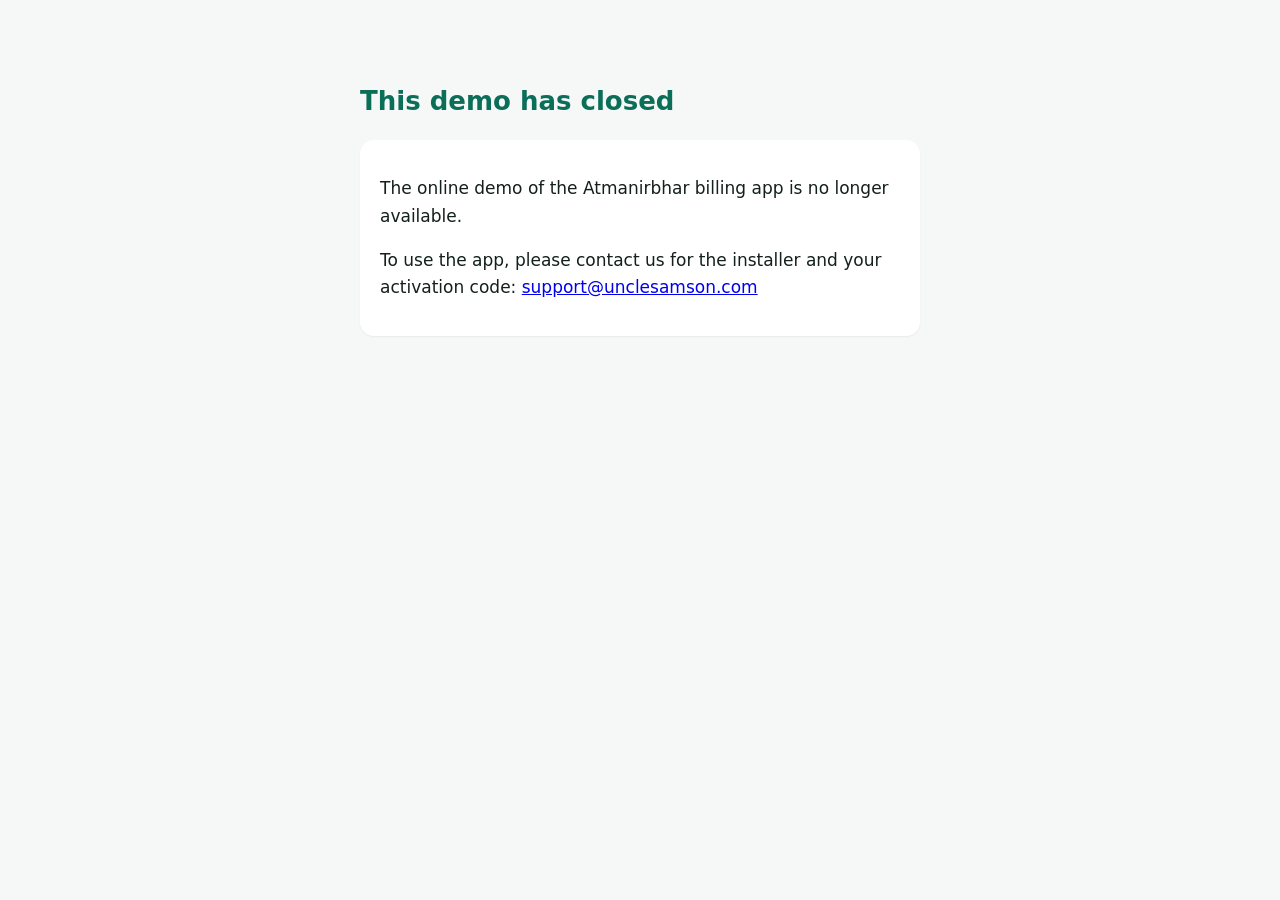
<file: metal/index.html>
<!doctype html>
<html lang="en">
<head>
<meta charset="utf-8">
<meta name="viewport" content="width=device-width,initial-scale=1">
<meta name="robots" content="noindex">
<title>Atmanirbhar demo closed</title>
<style>
  body{margin:0;background:#f6f8f7;color:#13201c;font:17px/1.6 system-ui,-apple-system,"Segoe UI",Roboto,sans-serif}
  main{max-width:560px;margin:0 auto;padding:64px 16px}
  h1{color:#0b6e58;font-size:26px}
  .box{background:#fff;border-radius:14px;padding:18px 20px;box-shadow:0 1px 2px rgba(0,0,0,.06)}
</style>
</head>
<body><main>
<h1>This demo has closed</h1>
<div class="box">
<p>The online demo of the Atmanirbhar billing app is no longer available.</p>
<p>To use the app, please contact us for the installer and your activation code: <a href="mailto:support@unclesamson.com">support@unclesamson.com</a></p>
</div>
</main></body>
</html>
</file>
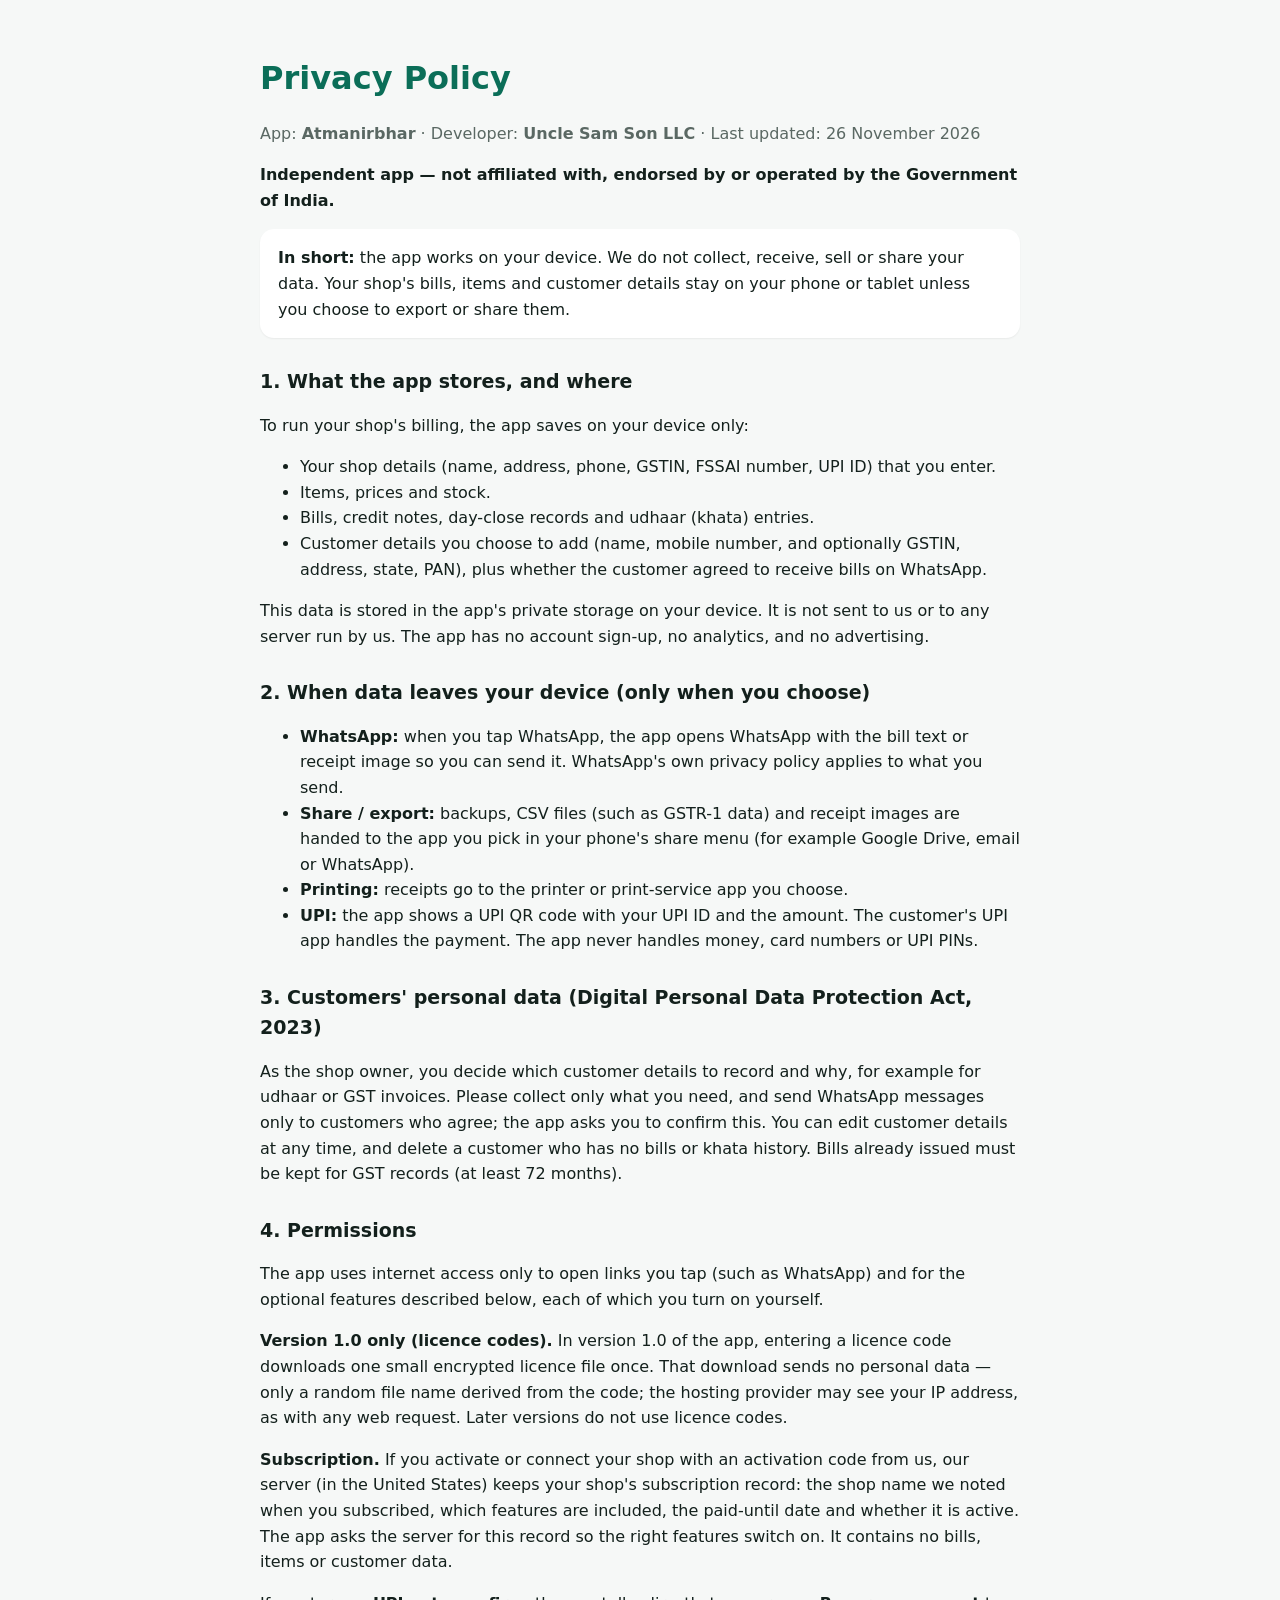
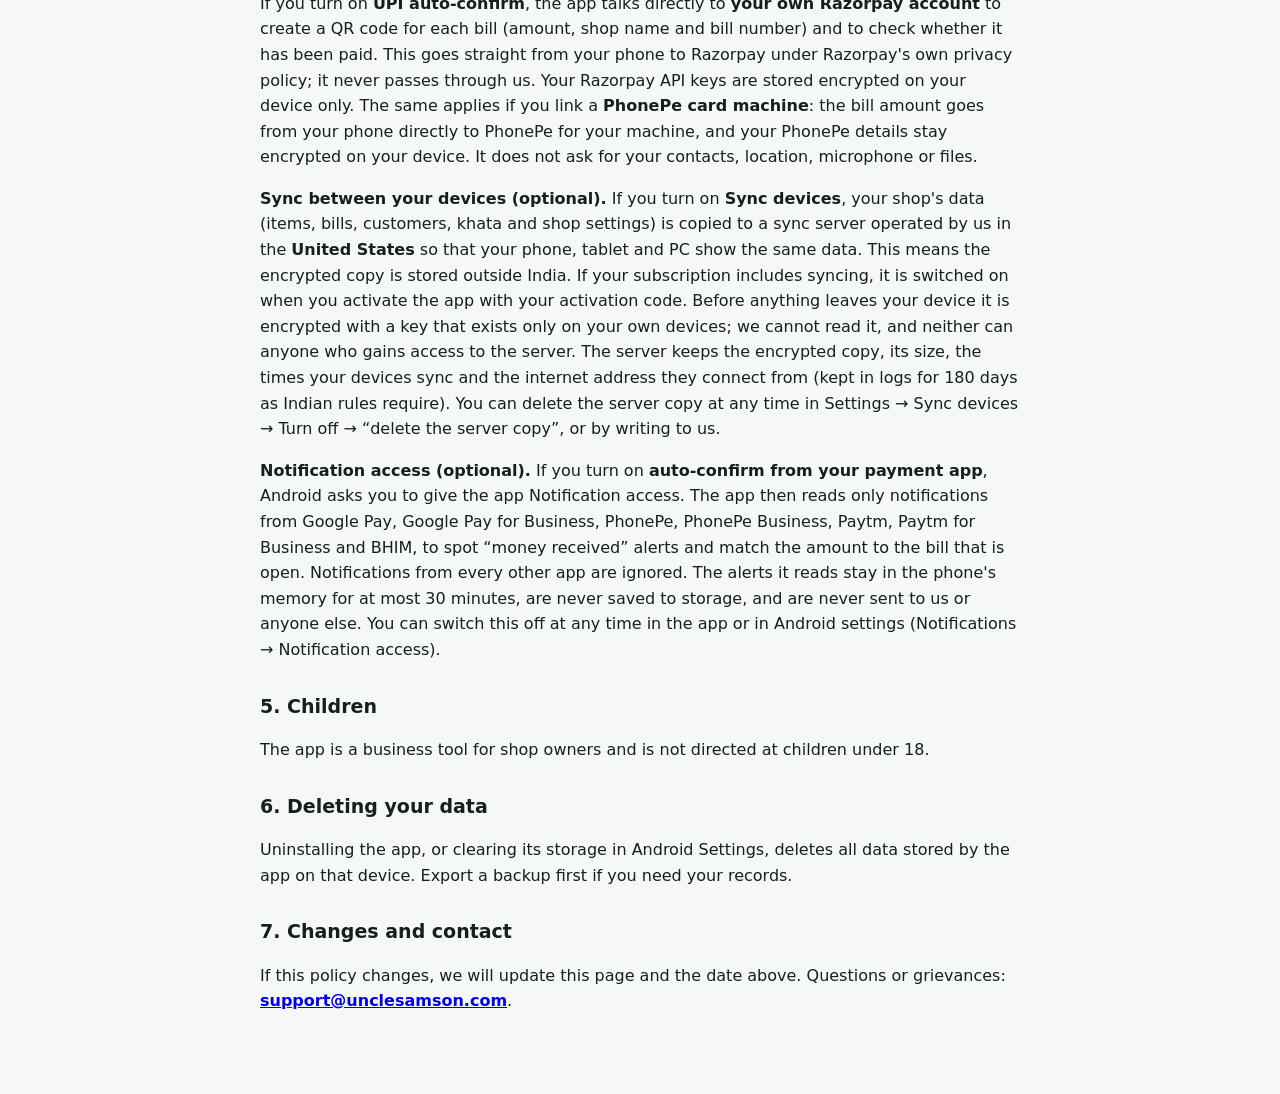
<file: privacy.html>
<!doctype html>
<html lang="en">
<head>
<meta charset="utf-8">
<meta name="viewport" content="width=device-width,initial-scale=1">
<title>Privacy Policy</title>
<style>
  :root{--ink:#13201c;--muted:#5a6863;--pri:#0b6e58;--bg:#f6f8f7}
  body{margin:0;background:var(--bg);color:var(--ink);font:16px/1.6 system-ui,-apple-system,"Segoe UI",Roboto,sans-serif}
  main{max-width:760px;margin:0 auto;padding:32px 16px 64px}
  h1{color:var(--pri);margin-bottom:4px}
  h2{margin-top:28px;font-size:19px}
  .muted{color:var(--muted)}
  .box{background:#fff;border-radius:14px;padding:16px 18px;box-shadow:0 1px 2px rgba(0,0,0,.06)}
</style>
</head>
<body><main>
<h1>Privacy Policy</h1>
<p class="muted">App: <b>Atmanirbhar</b> · Developer: <b>Uncle Sam Son LLC</b> · Last updated: 26 November 2026</p>

<p><b>Independent app — not affiliated with, endorsed by or operated by the Government of India.</b></p>
<div class="box"><b>In short:</b> the app works on your device. We do not collect, receive, sell or share your data. Your shop's bills, items and customer details stay on your phone or tablet unless you choose to export or share them.</div>

<h2>1. What the app stores, and where</h2>
<p>To run your shop's billing, the app saves on your device only:</p>
<ul>
  <li>Your shop details (name, address, phone, GSTIN, FSSAI number, UPI ID) that you enter.</li>
  <li>Items, prices and stock.</li>
  <li>Bills, credit notes, day-close records and udhaar (khata) entries.</li>
  <li>Customer details you choose to add (name, mobile number, and optionally GSTIN, address, state, PAN), plus whether the customer agreed to receive bills on WhatsApp.</li>
</ul>
<p>This data is stored in the app's private storage on your device. It is not sent to us or to any server run by us. The app has no account sign-up, no analytics, and no advertising.</p>

<h2>2. When data leaves your device (only when you choose)</h2>
<ul>
  <li><b>WhatsApp:</b> when you tap WhatsApp, the app opens WhatsApp with the bill text or receipt image so you can send it. WhatsApp's own privacy policy applies to what you send.</li>
  <li><b>Share / export:</b> backups, CSV files (such as GSTR-1 data) and receipt images are handed to the app you pick in your phone's share menu (for example Google Drive, email or WhatsApp).</li>
  <li><b>Printing:</b> receipts go to the printer or print-service app you choose.</li>
  <li><b>UPI:</b> the app shows a UPI QR code with your UPI ID and the amount. The customer's UPI app handles the payment. The app never handles money, card numbers or UPI PINs.</li>
</ul>

<h2>3. Customers' personal data (Digital Personal Data Protection Act, 2023)</h2>
<p>As the shop owner, you decide which customer details to record and why, for example for udhaar or GST invoices. Please collect only what you need, and send WhatsApp messages only to customers who agree; the app asks you to confirm this. You can edit customer details at any time, and delete a customer who has no bills or khata history. Bills already issued must be kept for GST records (at least 72 months).</p>

<h2>4. Permissions</h2>
<p>The app uses internet access only to open links you tap (such as WhatsApp) and for the optional features described below, each of which you turn on yourself.</p>
<p><b>Version 1.0 only (licence codes).</b> In version 1.0 of the app, entering a licence code downloads one small encrypted licence file once. That download sends no personal data — only a random file name derived from the code; the hosting provider may see your IP address, as with any web request. Later versions do not use licence codes.</p>
<p><b>Subscription.</b> If you activate or connect your shop with an activation code from us, our server (in the United States) keeps your shop's subscription record: the shop name we noted when you subscribed, which features are included, the paid-until date and whether it is active. The app asks the server for this record so the right features switch on. It contains no bills, items or customer data.</p>
<p>If you turn on <b>UPI auto-confirm</b>, the app talks directly to <b>your own Razorpay account</b> to create a QR code for each bill (amount, shop name and bill number) and to check whether it has been paid. This goes straight from your phone to Razorpay under Razorpay's own privacy policy; it never passes through us. Your Razorpay API keys are stored encrypted on your device only. The same applies if you link a <b>PhonePe card machine</b>: the bill amount goes from your phone directly to PhonePe for your machine, and your PhonePe details stay encrypted on your device. It does not ask for your contacts, location, microphone or files.</p>
<p><b>Sync between your devices (optional).</b> If you turn on <b>Sync devices</b>, your shop's data (items, bills, customers, khata and shop settings) is copied to a sync server operated by us in the <b>United States</b> so that your phone, tablet and PC show the same data. This means the encrypted copy is stored outside India. If your subscription includes syncing, it is switched on when you activate the app with your activation code. Before anything leaves your device it is encrypted with a key that exists only on your own devices; we cannot read it, and neither can anyone who gains access to the server. The server keeps the encrypted copy, its size, the times your devices sync and the internet address they connect from (kept in logs for 180 days as Indian rules require). You can delete the server copy at any time in Settings → Sync devices → Turn off → “delete the server copy”, or by writing to us.</p>
<p><b>Notification access (optional).</b> If you turn on <b>auto-confirm from your payment app</b>, Android asks you to give the app Notification access. The app then reads only notifications from Google Pay, Google Pay for Business, PhonePe, PhonePe Business, Paytm, Paytm for Business and BHIM, to spot “money received” alerts and match the amount to the bill that is open. Notifications from every other app are ignored. The alerts it reads stay in the phone's memory for at most 30 minutes, are never saved to storage, and are never sent to us or anyone else. You can switch this off at any time in the app or in Android settings (Notifications → Notification access).</p>

<h2>5. Children</h2>
<p>The app is a business tool for shop owners and is not directed at children under 18.</p>

<h2>6. Deleting your data</h2>
<p>Uninstalling the app, or clearing its storage in Android Settings, deletes all data stored by the app on that device. Export a backup first if you need your records.</p>

<h2>7. Changes and contact</h2>
<p>If this policy changes, we will update this page and the date above. Questions or grievances: <b><a href="mailto:support@unclesamson.com">support@unclesamson.com</a></b>.</p>
</main></body>
</html>
</file>
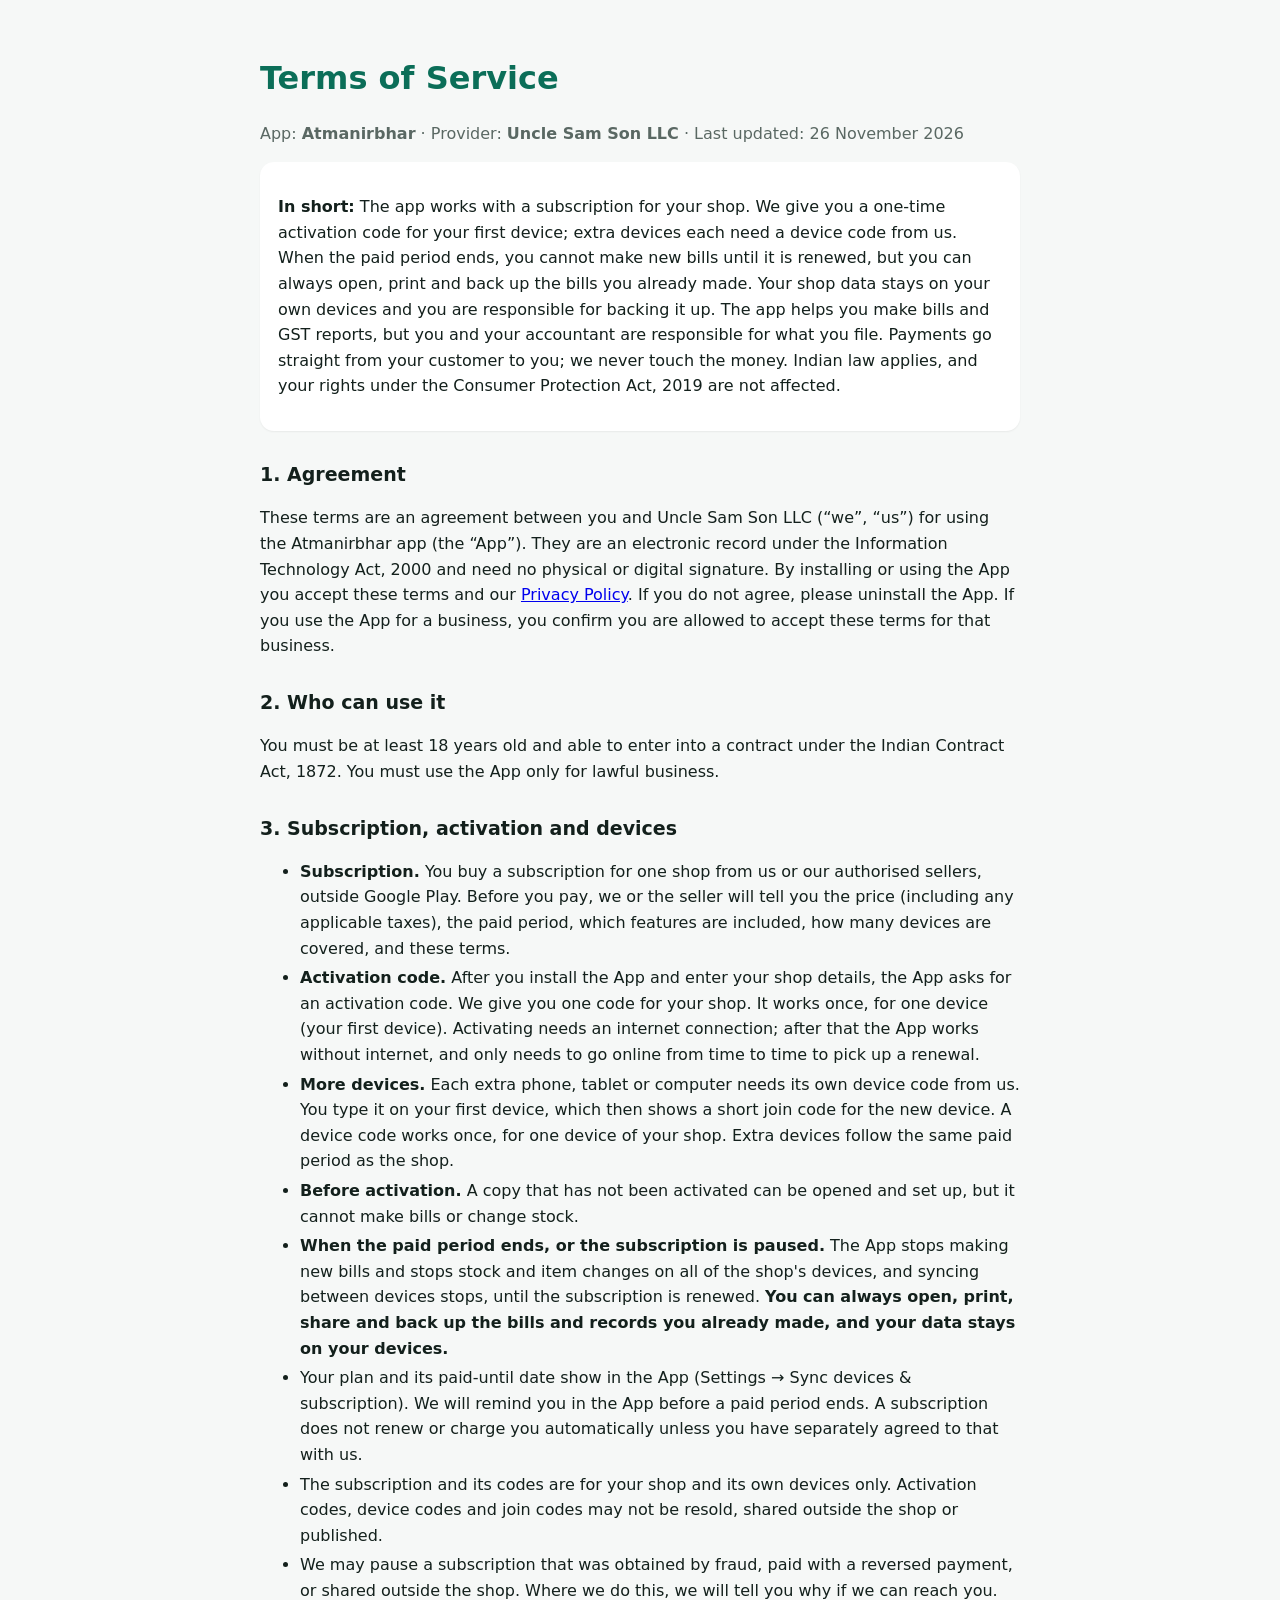
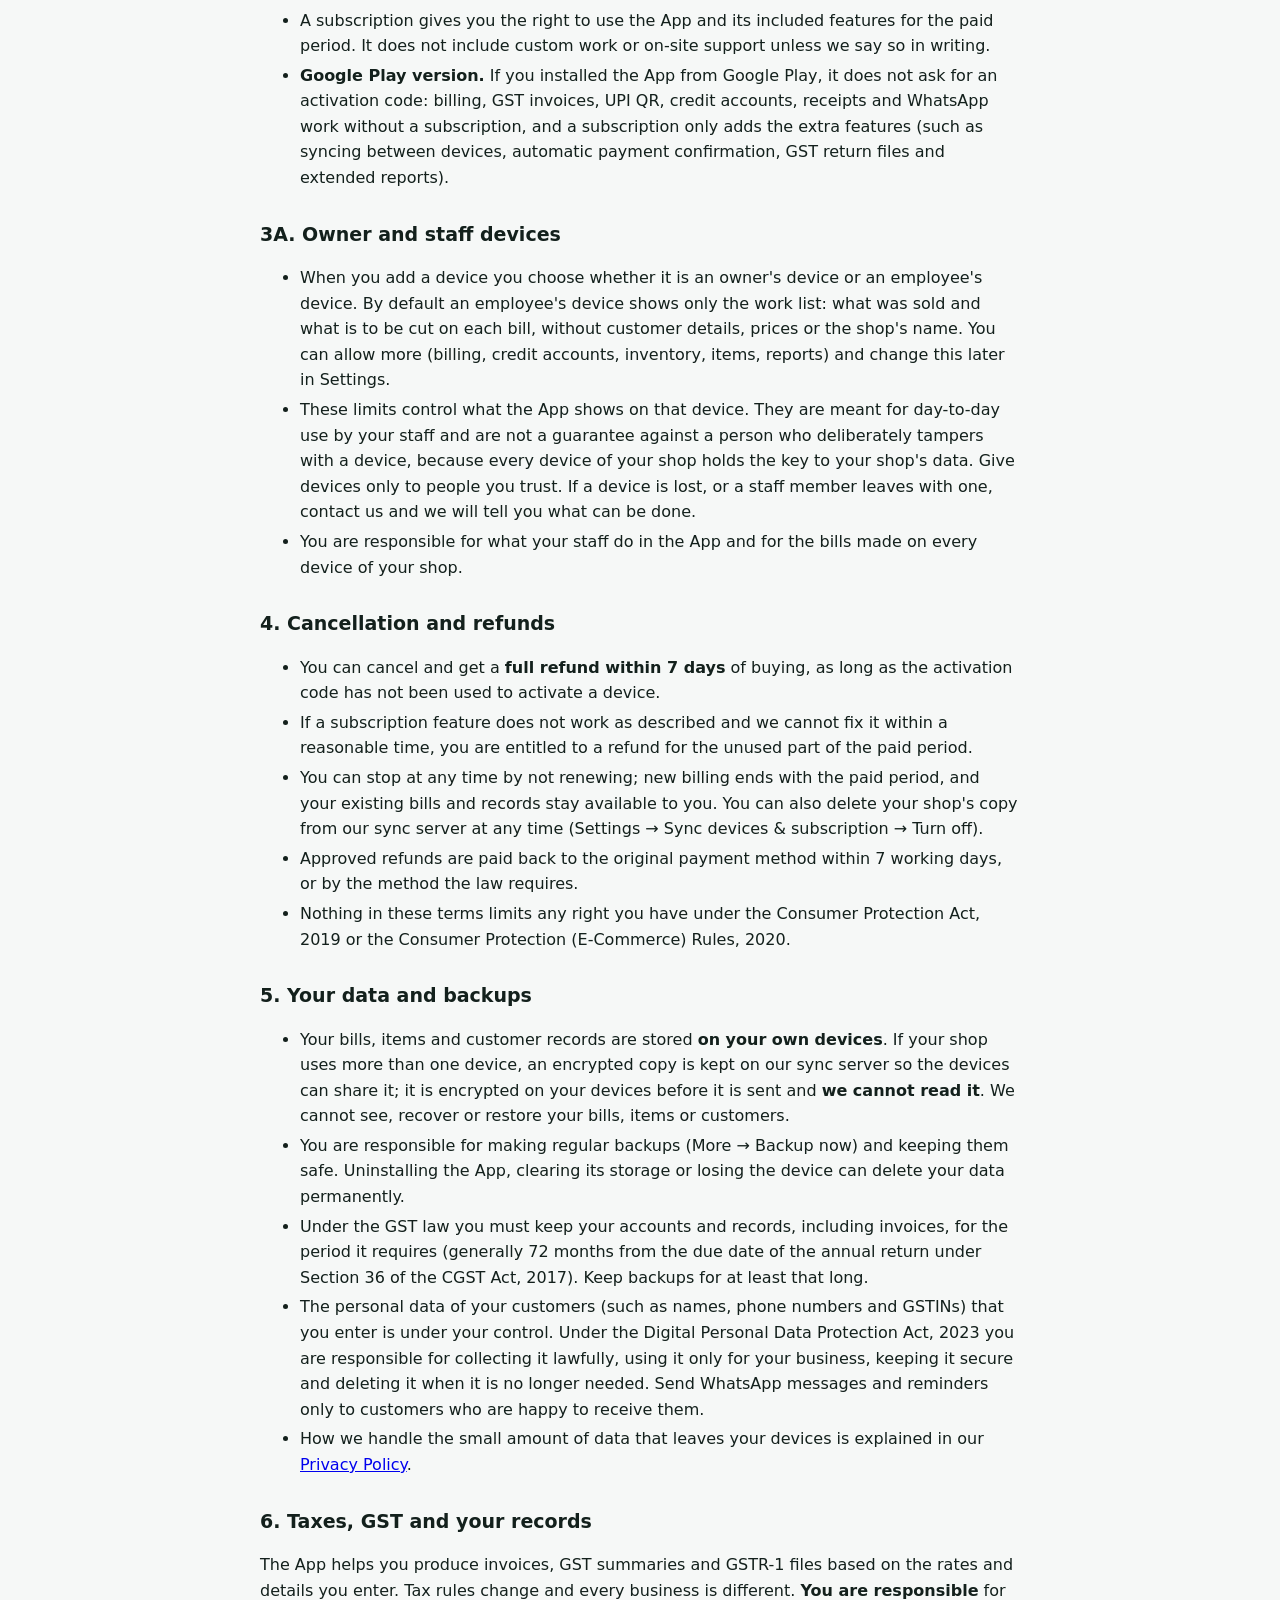
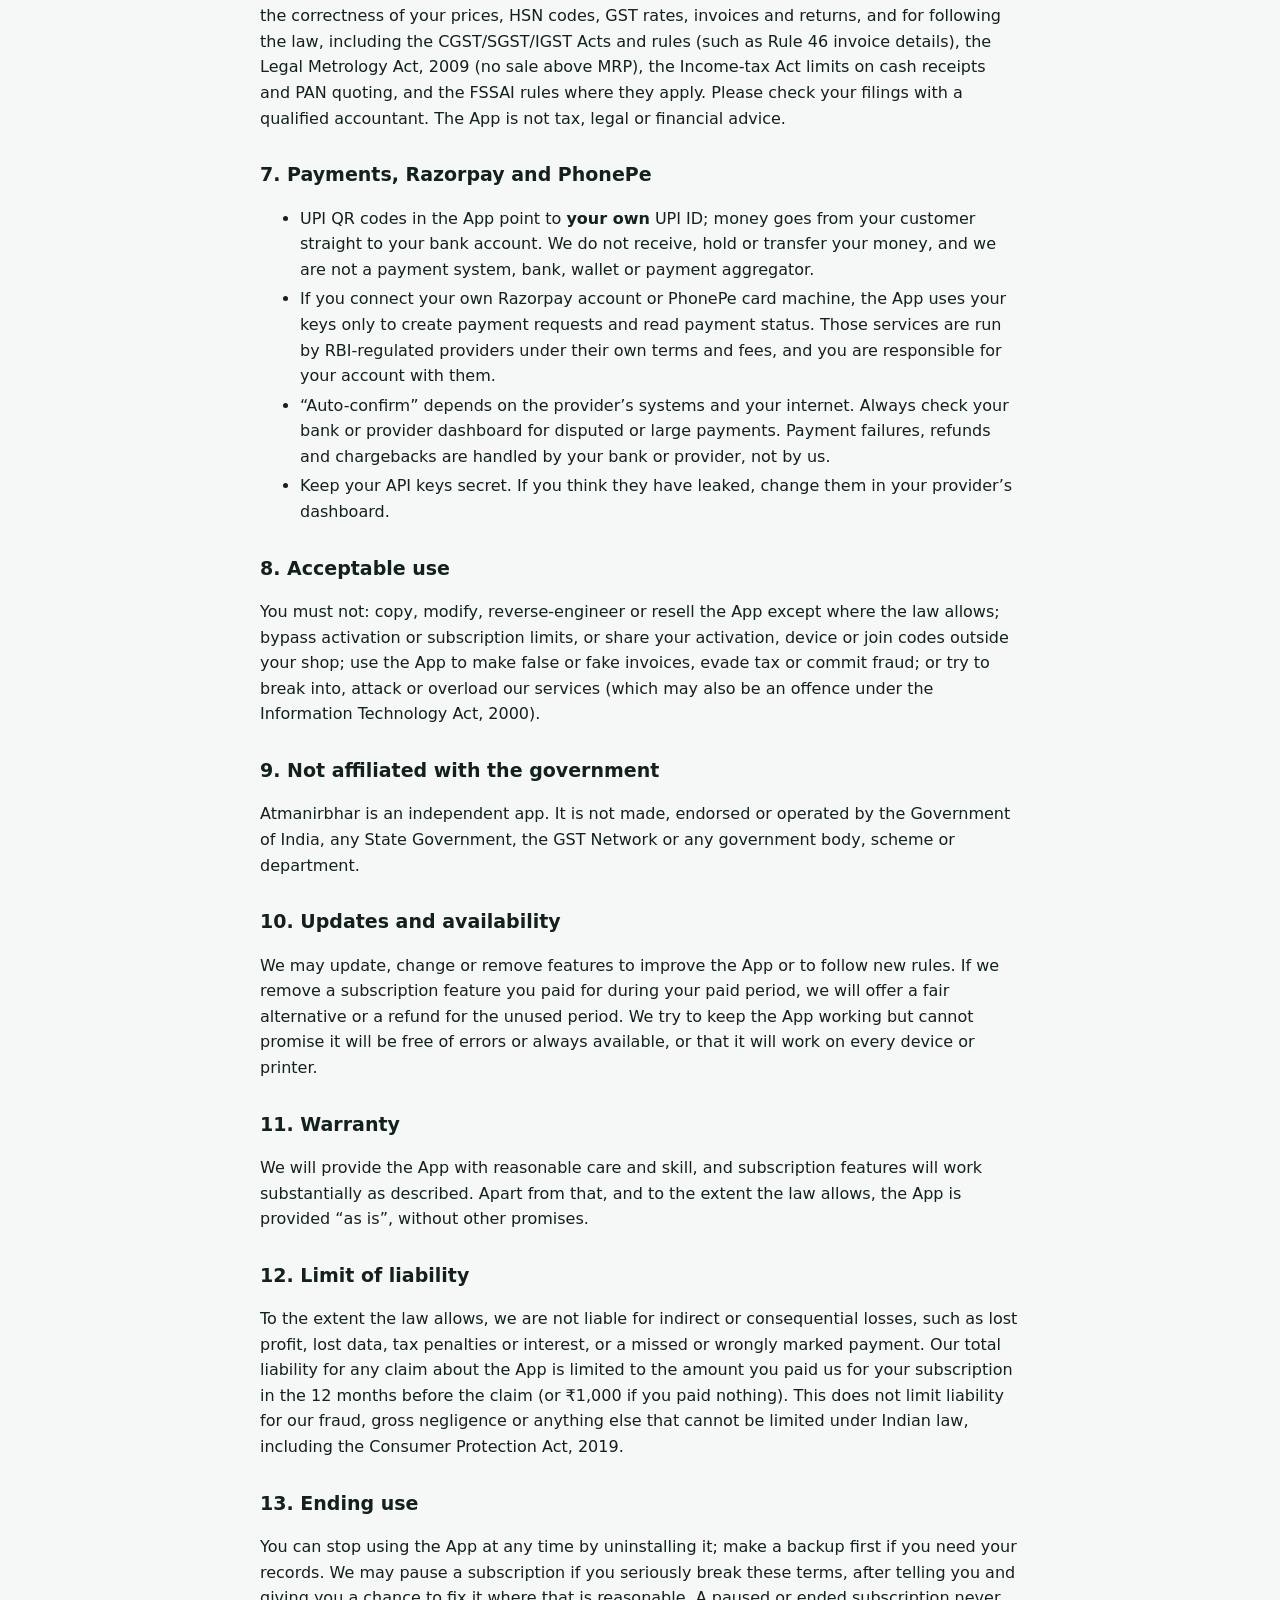
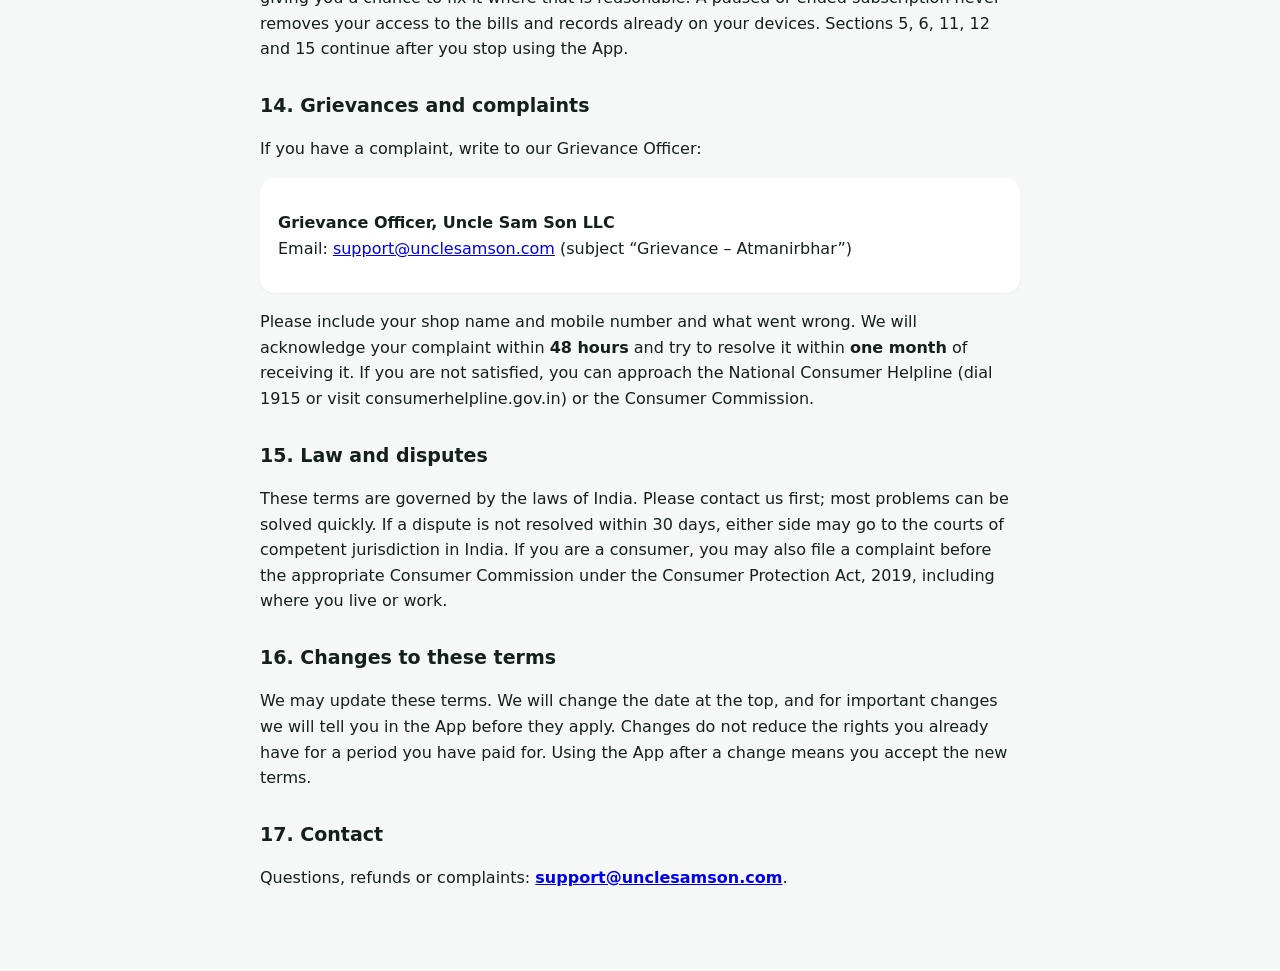
<file: terms.html>
<!doctype html>
<html lang="en">
<head>
<meta charset="utf-8">
<meta name="viewport" content="width=device-width,initial-scale=1">
<title>Terms of Service</title>
<style>
  :root{--ink:#13201c;--muted:#5a6863;--pri:#0b6e58;--bg:#f6f8f7}
  body{margin:0;background:var(--bg);color:var(--ink);font:16px/1.6 system-ui,-apple-system,"Segoe UI",Roboto,sans-serif}
  main{max-width:760px;margin:0 auto;padding:32px 16px 64px}
  h1{color:var(--pri);margin-bottom:4px}
  h2{margin-top:28px;font-size:19px}
  .muted{color:var(--muted)}
  .box{background:#fff;border-radius:14px;padding:16px 18px;box-shadow:0 1px 2px rgba(0,0,0,.06)}
  li{margin:4px 0}
</style>
</head>
<body><main>
<h1>Terms of Service</h1>
<p class="muted">App: <b>Atmanirbhar</b> · Provider: <b>Uncle Sam Son LLC</b> · Last updated: 26 November 2026</p>

<div class="box">
<p><b>In short:</b> The app works with a subscription for your shop. We give you a one-time activation code for your first device; extra devices each need a device code from us. When the paid period ends, you cannot make new bills until it is renewed, but you can always open, print and back up the bills you already made. Your shop data stays on your own devices and you are responsible for backing it up. The app helps you make bills and GST reports, but you and your accountant are responsible for what you file. Payments go straight from your customer to you; we never touch the money. Indian law applies, and your rights under the Consumer Protection Act, 2019 are not affected.</p>
</div>

<h2>1. Agreement</h2>
<p>These terms are an agreement between you and Uncle Sam Son LLC (“we”, “us”) for using the Atmanirbhar app (the “App”). They are an electronic record under the Information Technology Act, 2000 and need no physical or digital signature. By installing or using the App you accept these terms and our <a href="privacy.html">Privacy Policy</a>. If you do not agree, please uninstall the App. If you use the App for a business, you confirm you are allowed to accept these terms for that business.</p>

<h2>2. Who can use it</h2>
<p>You must be at least 18 years old and able to enter into a contract under the Indian Contract Act, 1872. You must use the App only for lawful business.</p>

<h2>3. Subscription, activation and devices</h2>
<ul>
  <li><b>Subscription.</b> You buy a subscription for one shop from us or our authorised sellers, outside Google Play. Before you pay, we or the seller will tell you the price (including any applicable taxes), the paid period, which features are included, how many devices are covered, and these terms.</li>
  <li><b>Activation code.</b> After you install the App and enter your shop details, the App asks for an activation code. We give you one code for your shop. It works once, for one device (your first device). Activating needs an internet connection; after that the App works without internet, and only needs to go online from time to time to pick up a renewal.</li>
  <li><b>More devices.</b> Each extra phone, tablet or computer needs its own device code from us. You type it on your first device, which then shows a short join code for the new device. A device code works once, for one device of your shop. Extra devices follow the same paid period as the shop.</li>
  <li><b>Before activation.</b> A copy that has not been activated can be opened and set up, but it cannot make bills or change stock.</li>
  <li><b>When the paid period ends, or the subscription is paused.</b> The App stops making new bills and stops stock and item changes on all of the shop's devices, and syncing between devices stops, until the subscription is renewed. <b>You can always open, print, share and back up the bills and records you already made, and your data stays on your devices.</b></li>
  <li>Your plan and its paid-until date show in the App (Settings → Sync devices &amp; subscription). We will remind you in the App before a paid period ends. A subscription does not renew or charge you automatically unless you have separately agreed to that with us.</li>
  <li>The subscription and its codes are for your shop and its own devices only. Activation codes, device codes and join codes may not be resold, shared outside the shop or published.</li>
  <li>We may pause a subscription that was obtained by fraud, paid with a reversed payment, or shared outside the shop. Where we do this, we will tell you why if we can reach you.</li>
  <li>A subscription gives you the right to use the App and its included features for the paid period. It does not include custom work or on-site support unless we say so in writing.</li>
  <li><b>Google Play version.</b> If you installed the App from Google Play, it does not ask for an activation code: billing, GST invoices, UPI QR, credit accounts, receipts and WhatsApp work without a subscription, and a subscription only adds the extra features (such as syncing between devices, automatic payment confirmation, GST return files and extended reports).</li>
</ul>

<h2>3A. Owner and staff devices</h2>
<ul>
  <li>When you add a device you choose whether it is an owner's device or an employee's device. By default an employee's device shows only the work list: what was sold and what is to be cut on each bill, without customer details, prices or the shop's name. You can allow more (billing, credit accounts, inventory, items, reports) and change this later in Settings.</li>
  <li>These limits control what the App shows on that device. They are meant for day-to-day use by your staff and are not a guarantee against a person who deliberately tampers with a device, because every device of your shop holds the key to your shop's data. Give devices only to people you trust. If a device is lost, or a staff member leaves with one, contact us and we will tell you what can be done.</li>
  <li>You are responsible for what your staff do in the App and for the bills made on every device of your shop.</li>
</ul>

<h2>4. Cancellation and refunds</h2>
<ul>
  <li>You can cancel and get a <b>full refund within 7 days</b> of buying, as long as the activation code has not been used to activate a device.</li>
  <li>If a subscription feature does not work as described and we cannot fix it within a reasonable time, you are entitled to a refund for the unused part of the paid period.</li>
  <li>You can stop at any time by not renewing; new billing ends with the paid period, and your existing bills and records stay available to you. You can also delete your shop's copy from our sync server at any time (Settings → Sync devices &amp; subscription → Turn off).</li>
  <li>Approved refunds are paid back to the original payment method within 7 working days, or by the method the law requires.</li>
  <li>Nothing in these terms limits any right you have under the Consumer Protection Act, 2019 or the Consumer Protection (E-Commerce) Rules, 2020.</li>
</ul>

<h2>5. Your data and backups</h2>
<ul>
  <li>Your bills, items and customer records are stored <b>on your own devices</b>. If your shop uses more than one device, an encrypted copy is kept on our sync server so the devices can share it; it is encrypted on your devices before it is sent and <b>we cannot read it</b>. We cannot see, recover or restore your bills, items or customers.</li>
  <li>You are responsible for making regular backups (More → Backup now) and keeping them safe. Uninstalling the App, clearing its storage or losing the device can delete your data permanently.</li>
  <li>Under the GST law you must keep your accounts and records, including invoices, for the period it requires (generally 72 months from the due date of the annual return under Section 36 of the CGST Act, 2017). Keep backups for at least that long.</li>
  <li>The personal data of your customers (such as names, phone numbers and GSTINs) that you enter is under your control. Under the Digital Personal Data Protection Act, 2023 you are responsible for collecting it lawfully, using it only for your business, keeping it secure and deleting it when it is no longer needed. Send WhatsApp messages and reminders only to customers who are happy to receive them.</li>
  <li>How we handle the small amount of data that leaves your devices is explained in our <a href="privacy.html">Privacy Policy</a>.</li>
</ul>

<h2>6. Taxes, GST and your records</h2>
<p>The App helps you produce invoices, GST summaries and GSTR-1 files based on the rates and details you enter. Tax rules change and every business is different. <b>You are responsible</b> for the correctness of your prices, HSN codes, GST rates, invoices and returns, and for following the law, including the CGST/SGST/IGST Acts and rules (such as Rule 46 invoice details), the Legal Metrology Act, 2009 (no sale above MRP), the Income-tax Act limits on cash receipts and PAN quoting, and the FSSAI rules where they apply. Please check your filings with a qualified accountant. The App is not tax, legal or financial advice.</p>

<h2>7. Payments, Razorpay and PhonePe</h2>
<ul>
  <li>UPI QR codes in the App point to <b>your own</b> UPI ID; money goes from your customer straight to your bank account. We do not receive, hold or transfer your money, and we are not a payment system, bank, wallet or payment aggregator.</li>
  <li>If you connect your own Razorpay account or PhonePe card machine, the App uses your keys only to create payment requests and read payment status. Those services are run by RBI-regulated providers under their own terms and fees, and you are responsible for your account with them.</li>
  <li>“Auto-confirm” depends on the provider’s systems and your internet. Always check your bank or provider dashboard for disputed or large payments. Payment failures, refunds and chargebacks are handled by your bank or provider, not by us.</li>
  <li>Keep your API keys secret. If you think they have leaked, change them in your provider’s dashboard.</li>
</ul>

<h2>8. Acceptable use</h2>
<p>You must not: copy, modify, reverse-engineer or resell the App except where the law allows; bypass activation or subscription limits, or share your activation, device or join codes outside your shop; use the App to make false or fake invoices, evade tax or commit fraud; or try to break into, attack or overload our services (which may also be an offence under the Information Technology Act, 2000).</p>

<h2>9. Not affiliated with the government</h2>
<p>Atmanirbhar is an independent app. It is not made, endorsed or operated by the Government of India, any State Government, the GST Network or any government body, scheme or department.</p>

<h2>10. Updates and availability</h2>
<p>We may update, change or remove features to improve the App or to follow new rules. If we remove a subscription feature you paid for during your paid period, we will offer a fair alternative or a refund for the unused period. We try to keep the App working but cannot promise it will be free of errors or always available, or that it will work on every device or printer.</p>

<h2>11. Warranty</h2>
<p>We will provide the App with reasonable care and skill, and subscription features will work substantially as described. Apart from that, and to the extent the law allows, the App is provided “as is”, without other promises.</p>

<h2>12. Limit of liability</h2>
<p>To the extent the law allows, we are not liable for indirect or consequential losses, such as lost profit, lost data, tax penalties or interest, or a missed or wrongly marked payment. Our total liability for any claim about the App is limited to the amount you paid us for your subscription in the 12 months before the claim (or ₹1,000 if you paid nothing). This does not limit liability for our fraud, gross negligence or anything else that cannot be limited under Indian law, including the Consumer Protection Act, 2019.</p>

<h2>13. Ending use</h2>
<p>You can stop using the App at any time by uninstalling it; make a backup first if you need your records. We may pause a subscription if you seriously break these terms, after telling you and giving you a chance to fix it where that is reasonable. A paused or ended subscription never removes your access to the bills and records already on your devices. Sections 5, 6, 11, 12 and 15 continue after you stop using the App.</p>

<h2>14. Grievances and complaints</h2>
<p>If you have a complaint, write to our Grievance Officer:</p>
<div class="box">
<p><b>Grievance Officer, Uncle Sam Son LLC</b><br>
Email: <a href="mailto:support@unclesamson.com?subject=Grievance%20-%20Atmanirbhar">support@unclesamson.com</a> (subject “Grievance – Atmanirbhar”)</p>
</div>
<p>Please include your shop name and mobile number and what went wrong. We will acknowledge your complaint within <b>48 hours</b> and try to resolve it within <b>one month</b> of receiving it. If you are not satisfied, you can approach the National Consumer Helpline (dial 1915 or visit consumerhelpline.gov.in) or the Consumer Commission.</p>

<h2>15. Law and disputes</h2>
<p>These terms are governed by the laws of India. Please contact us first; most problems can be solved quickly. If a dispute is not resolved within 30 days, either side may go to the courts of competent jurisdiction in India. If you are a consumer, you may also file a complaint before the appropriate Consumer Commission under the Consumer Protection Act, 2019, including where you live or work.</p>

<h2>16. Changes to these terms</h2>
<p>We may update these terms. We will change the date at the top, and for important changes we will tell you in the App before they apply. Changes do not reduce the rights you already have for a period you have paid for. Using the App after a change means you accept the new terms.</p>

<h2>17. Contact</h2>
<p>Questions, refunds or complaints: <b><a href="mailto:support@unclesamson.com">support@unclesamson.com</a></b>.</p>
</main></body>
</html>
</file>
